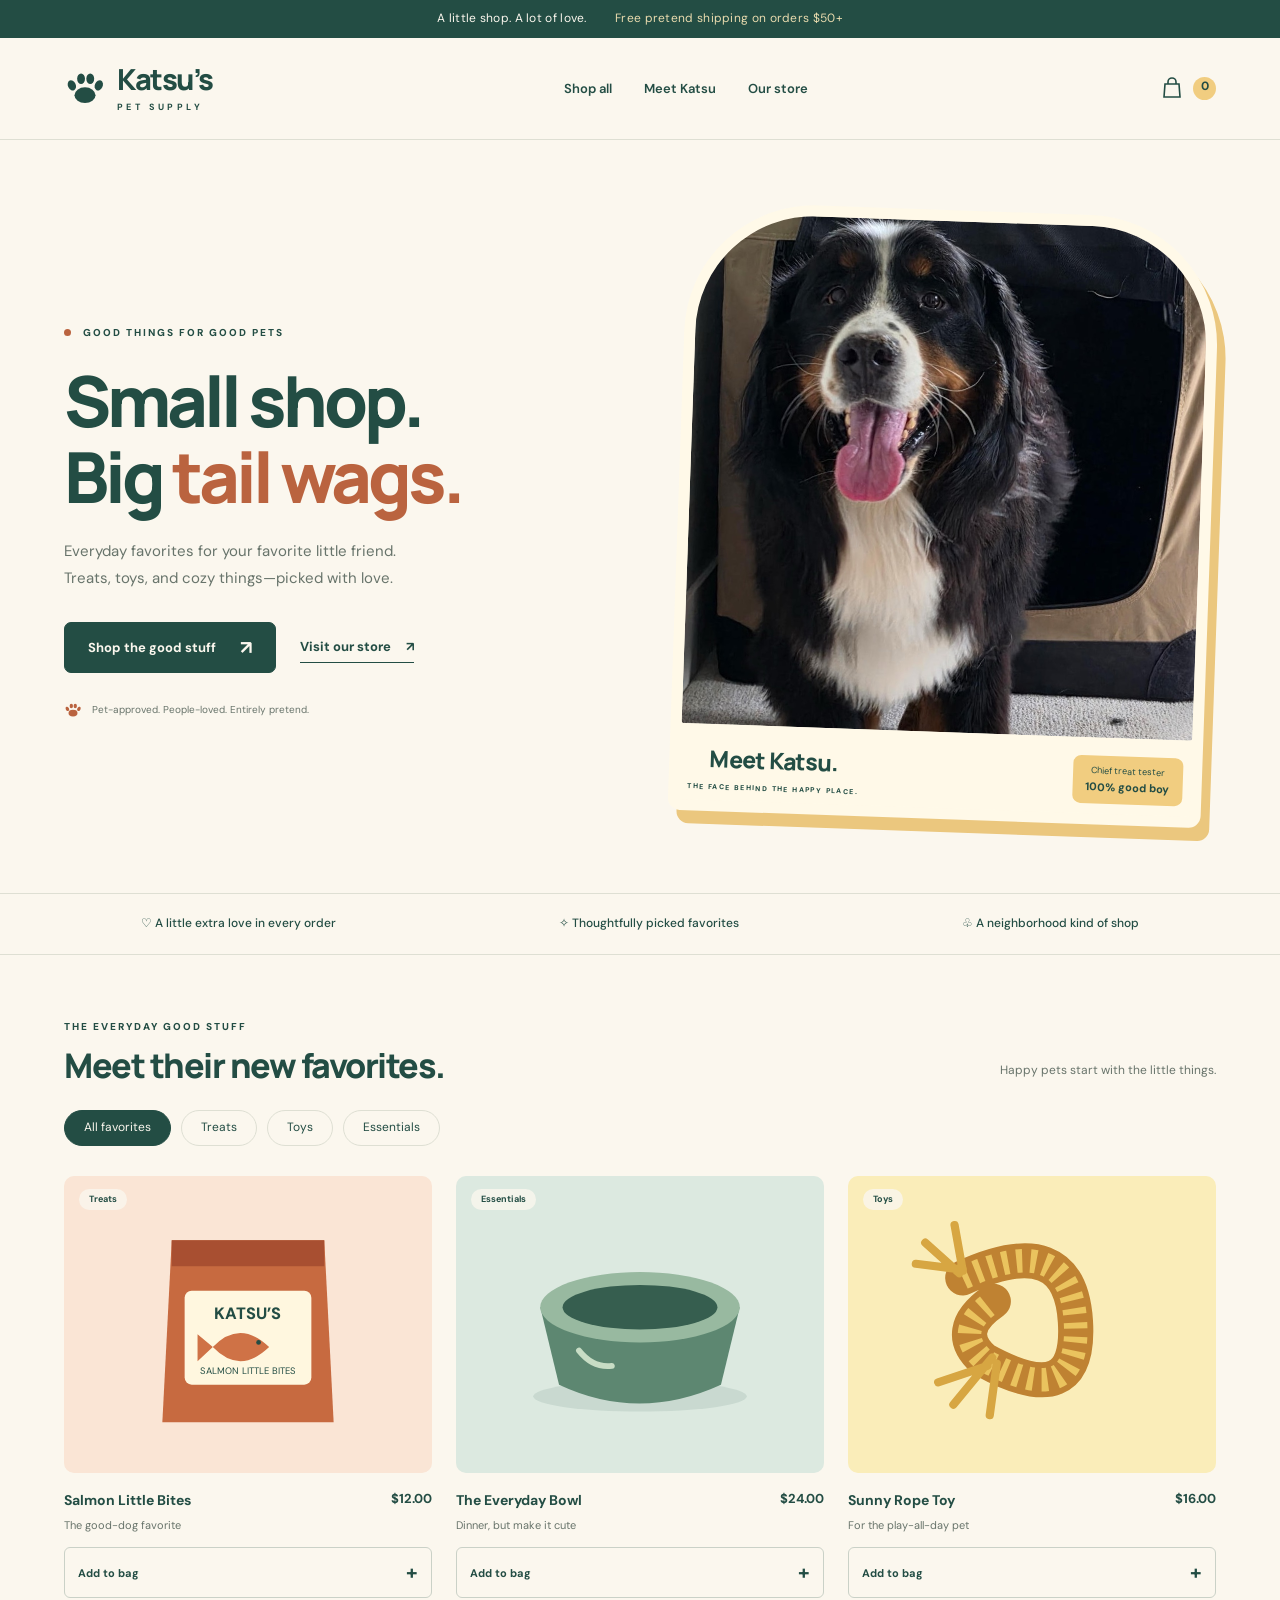
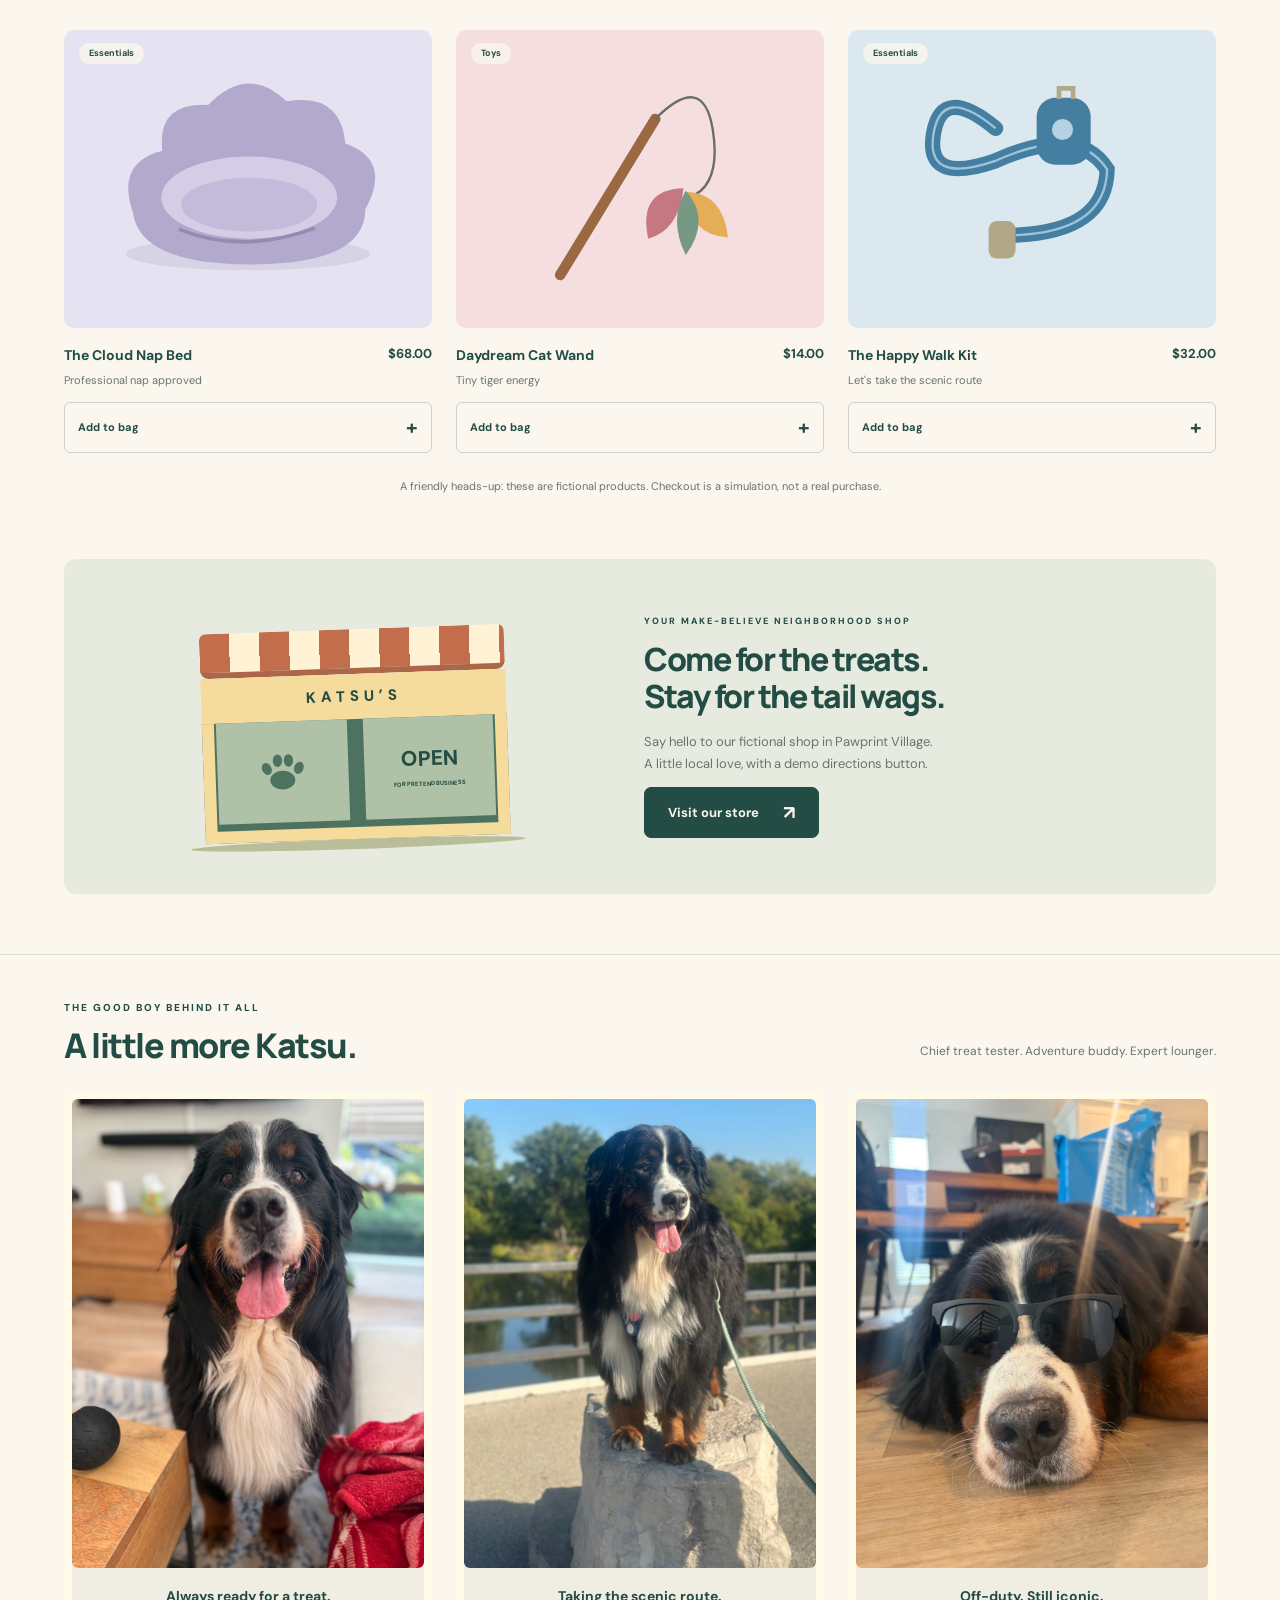
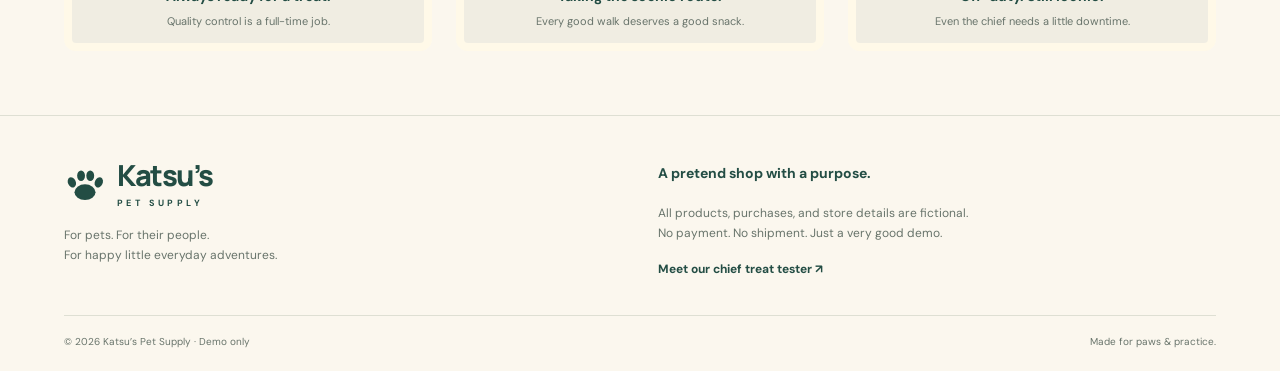
<file: index.html>
<!doctype html>
<html lang="en">
  <head>
    <meta charset="utf-8">
    <meta name="viewport" content="width=device-width, initial-scale=1">
    <meta name="theme-color" content="#fbf7ee">
    <meta name="description" content="Katsu's Pet Supply: a fictional pet shop for practicing conversion tracking. Browse pretend products, try demo checkout, and explore our fictional store.">
    <title>Katsu's Pet Supply · Good things for good pets</title>
    <link rel="icon" href="./favicon.svg" type="image/svg+xml">
    <link rel="stylesheet" href="./styles.css">
    <script type="module" src="./app.js"></script>
  </head>
  <body><div id="app"></div><noscript>This demo shop needs JavaScript enabled to display products and simulate checkout.</noscript></body>
</html>
</file>
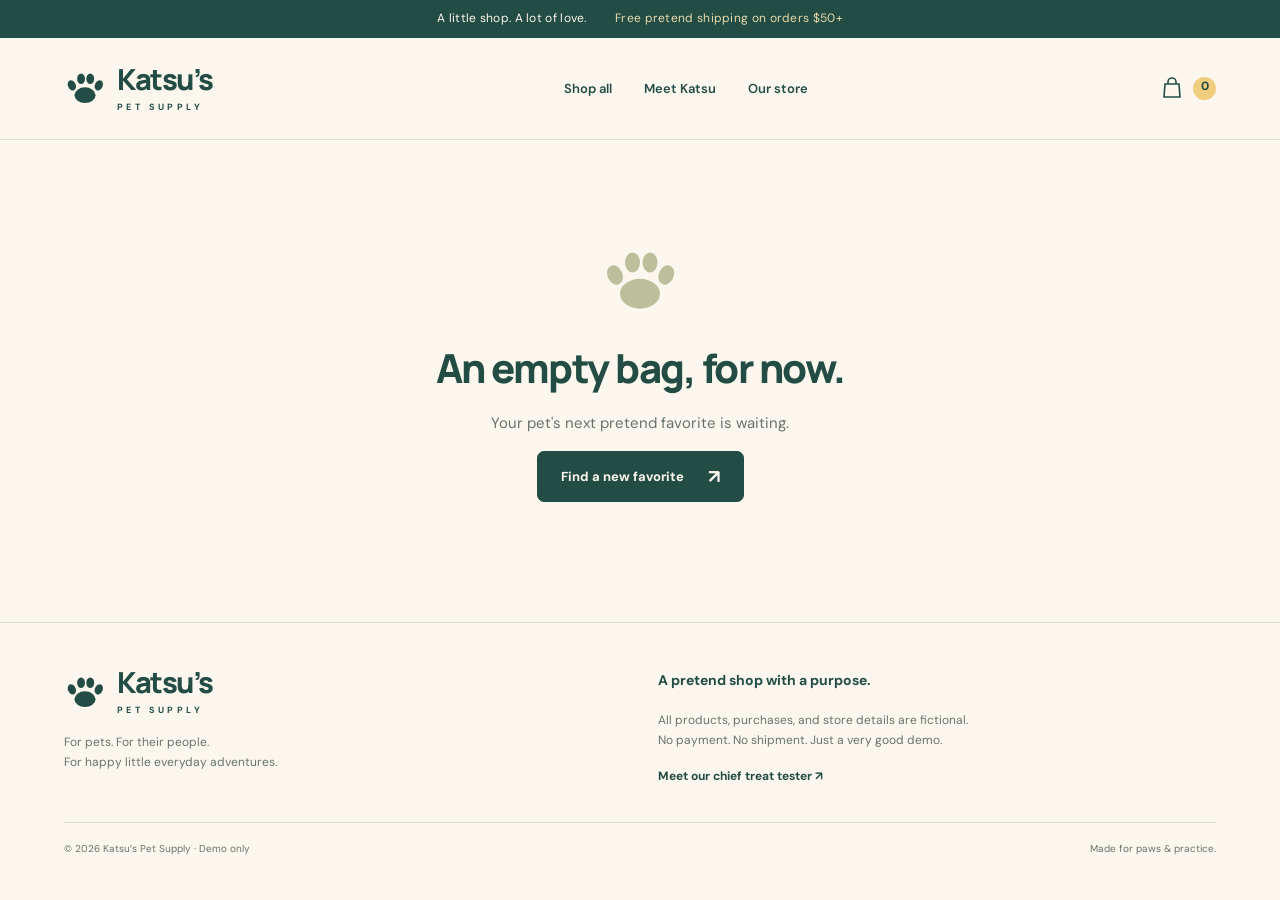
<file: cart/index.html>
<!doctype html>
<html lang="en">
<head><meta charset="utf-8"><meta name="viewport" content="width=device-width, initial-scale=1"><title>Your bag · Katsu's Pet Supply</title><link rel="icon" href="../favicon.svg"><link rel="stylesheet" href="../styles.css"><script type="module" src="../app.js"></script></head>
<body><div id="app"></div><noscript>Please enable JavaScript to use this demo shop.</noscript></body>
</html>
</file>
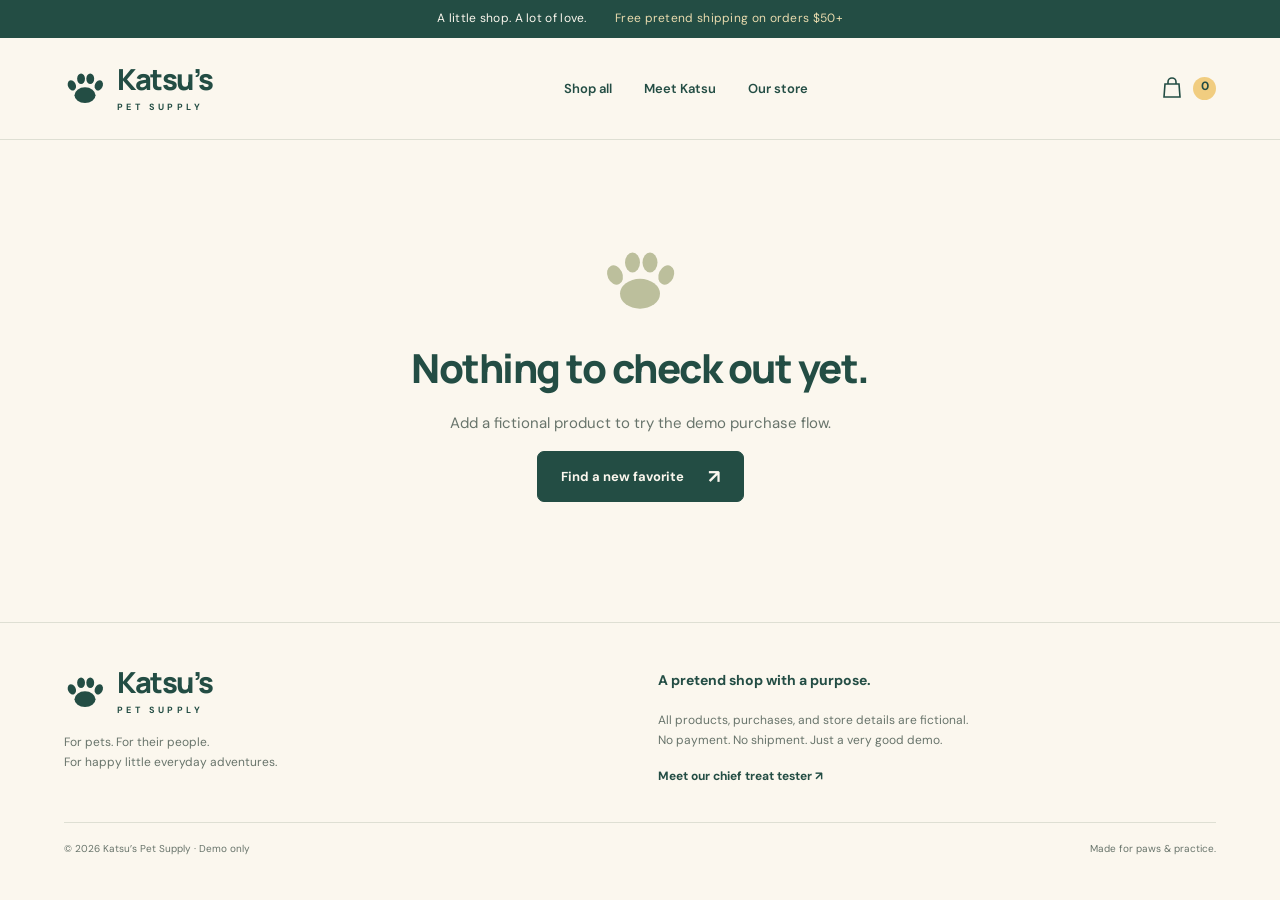
<file: checkout/index.html>
<!doctype html>
<html lang="en">
<head><meta charset="utf-8"><meta name="viewport" content="width=device-width, initial-scale=1"><title>Demo checkout · Katsu's Pet Supply</title><link rel="icon" href="../favicon.svg"><link rel="stylesheet" href="../styles.css"><script type="module" src="../app.js"></script></head>
<body><div id="app"></div><noscript>Please enable JavaScript to use this demo shop.</noscript></body>
</html>
</file>
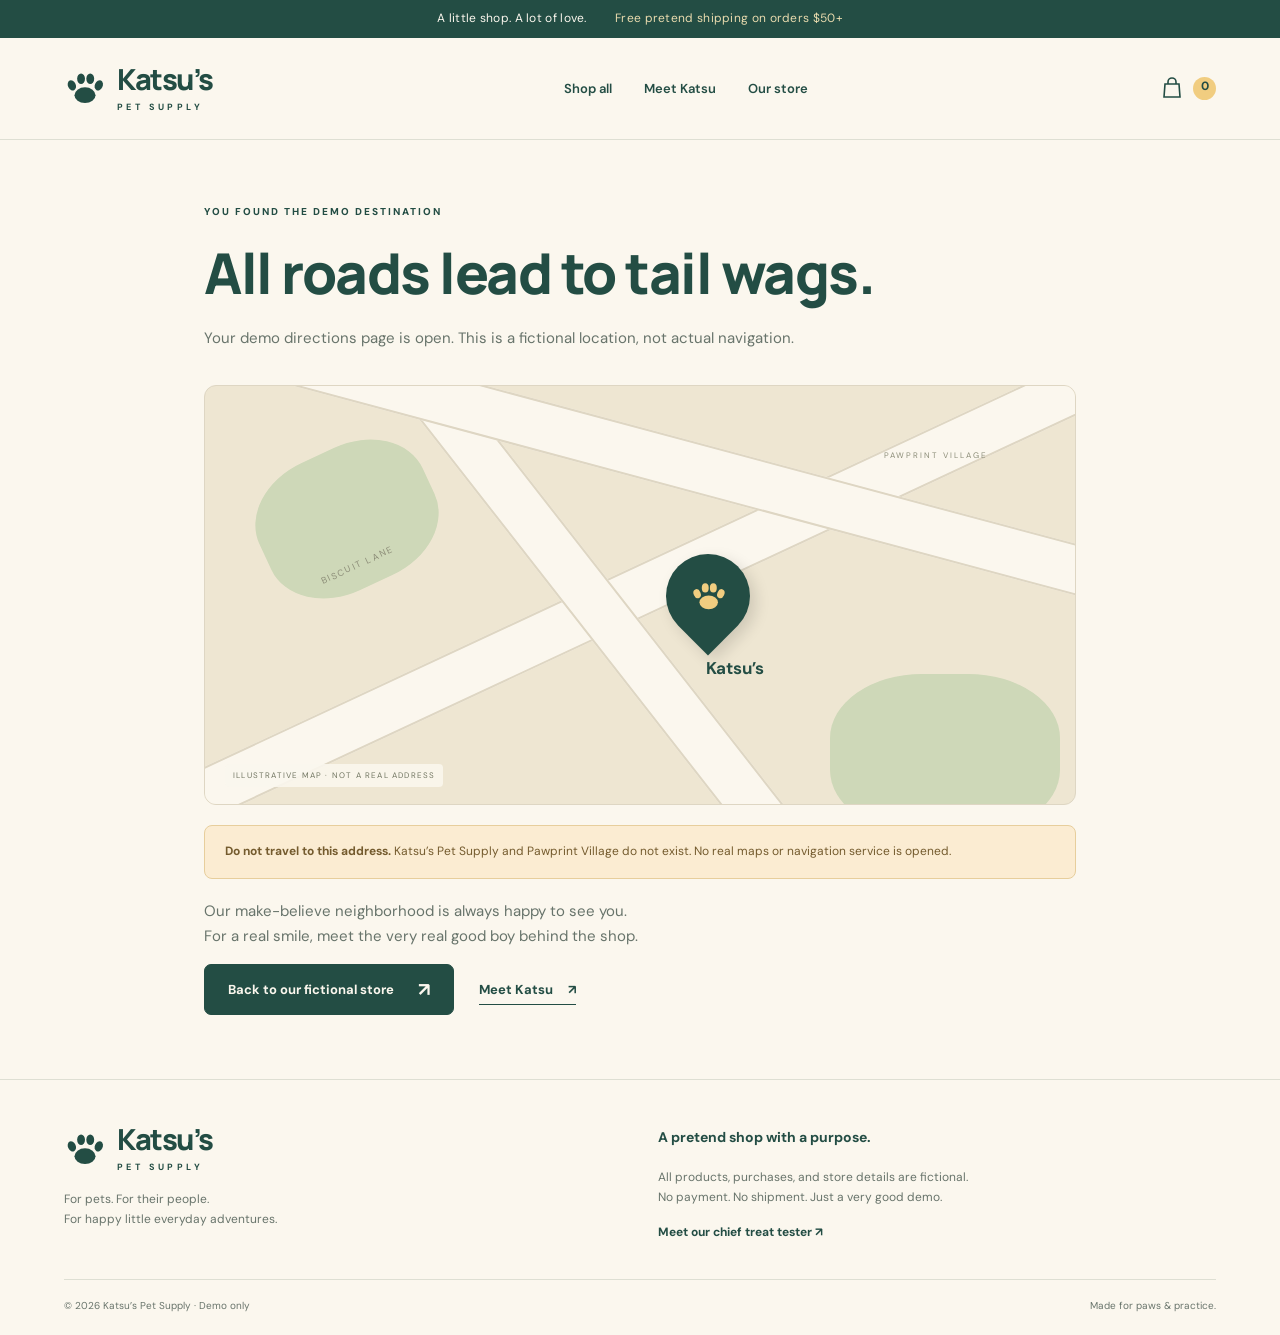
<file: directions/index.html>
<!doctype html>
<html lang="en">
<head><meta charset="utf-8"><meta name="viewport" content="width=device-width, initial-scale=1"><title>Demo directions · Katsu's Pet Supply</title><link rel="icon" href="../favicon.svg"><link rel="stylesheet" href="../styles.css"><script type="module" src="../app.js"></script></head>
<body><div id="app"></div><noscript>Please enable JavaScript to use this demo shop.</noscript></body>
</html>
</file>
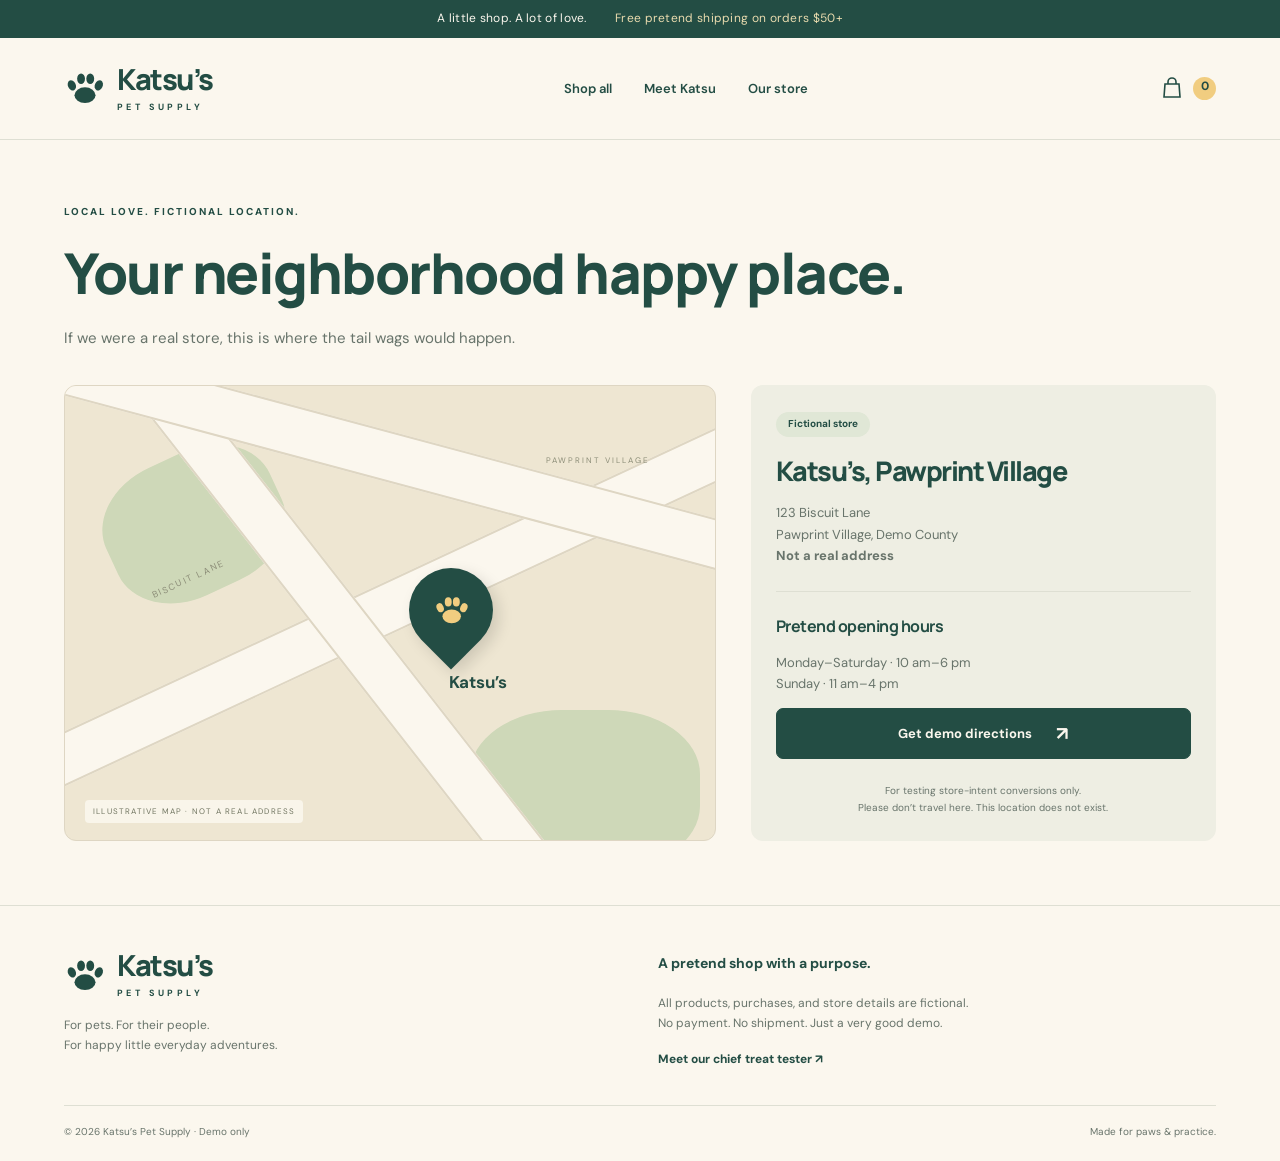
<file: store/index.html>
<!doctype html>
<html lang="en">
<head><meta charset="utf-8"><meta name="viewport" content="width=device-width, initial-scale=1"><title>Our fictional store · Katsu's Pet Supply</title><link rel="icon" href="../favicon.svg"><link rel="stylesheet" href="../styles.css"><script type="module" src="../app.js"></script></head>
<body><div id="app"></div><noscript>Please enable JavaScript to use this demo shop.</noscript></body>
</html>
</file>
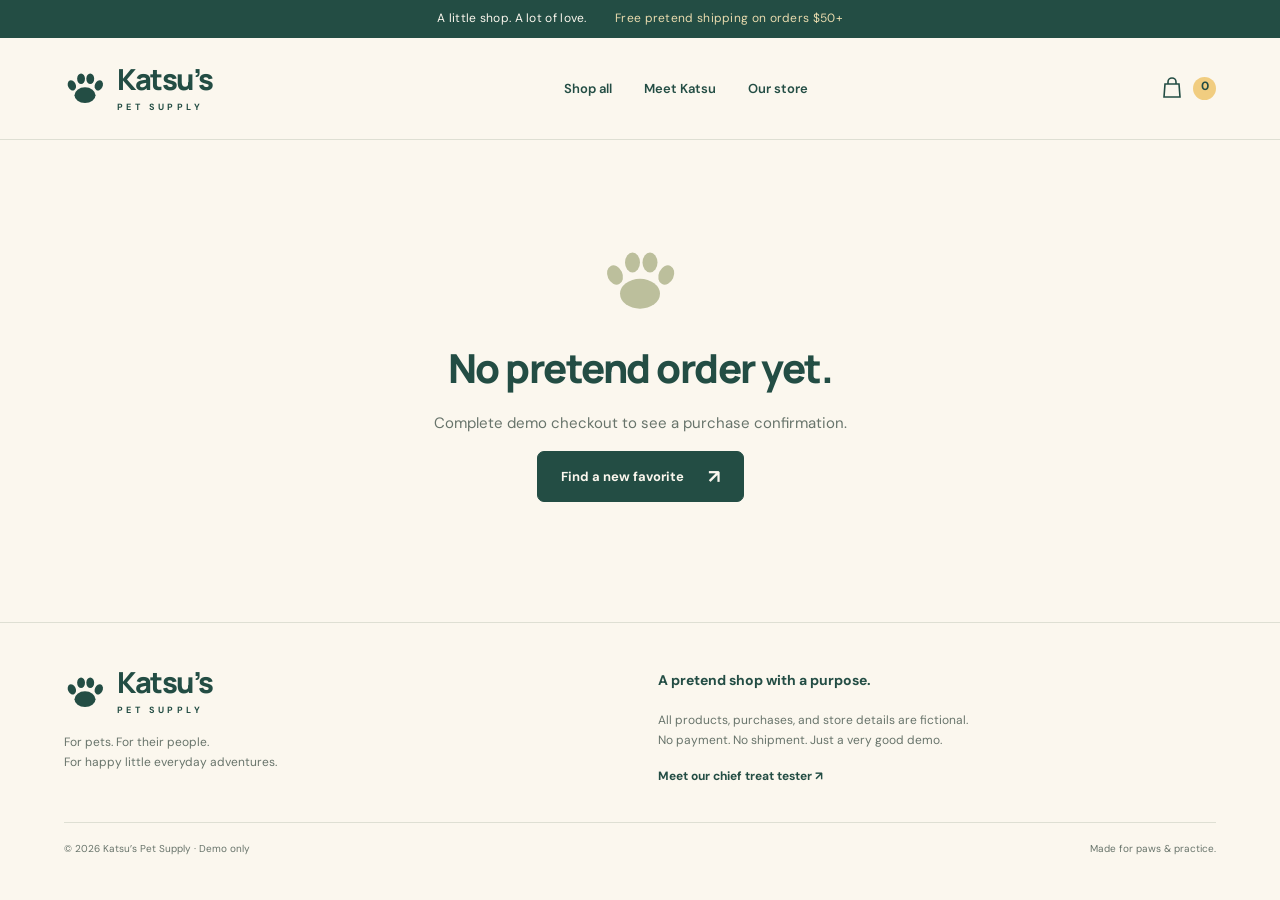
<file: thank-you/index.html>
<!doctype html>
<html lang="en">
<head><meta charset="utf-8"><meta name="viewport" content="width=device-width, initial-scale=1"><title>Order confirmation · Katsu's Pet Supply</title><link rel="icon" href="../favicon.svg"><link rel="stylesheet" href="../styles.css"><script type="module" src="../app.js"></script></head>
<body><div id="app"></div><noscript>Please enable JavaScript to use this demo shop.</noscript></body>
</html>
</file>
<file: styles.css>
@import url("https://fonts.googleapis.com/css2?family=DM+Sans:wght@400;500;600;700&family=Manrope:wght@400;500;600;700;800&display=swap");

:root{--cream:#fbf7ee;--green:#234d44;--muted:#68746b;--line:#dedfd3;--yellow:#f1cd80;--orange:#ba633f}
*{box-sizing:border-box}html{scroll-behavior:smooth;scroll-padding-top:30px}body{margin:0;background:var(--cream);color:var(--green);font-family:"DM Sans",sans-serif;font-size:15px;line-height:1.65}button,input{font:inherit}a{color:inherit;text-decoration:none}button,a,input{ -webkit-tap-highlight-color:transparent}button{cursor:pointer;color:inherit}button:disabled{opacity:.6;cursor:wait}a:focus-visible,button:focus-visible,input:focus-visible{outline:3px solid var(--orange);outline-offset:5px}h1,h2,h3,p{margin-top:0}h1,h2,h3{font-family:"Manrope",sans-serif;line-height:1.16;letter-spacing:-1.5px}h1{font-size:clamp(36px,4.4vw,62px);font-weight:800;margin-bottom:20px}h2{font-size:34px;font-weight:800;margin-bottom:16px}h3{font-size:20px;letter-spacing:-.5px}p{color:var(--muted)}svg{display:block;width:100%}.announcement{background:var(--green);color:var(--cream);text-align:center;padding:9px 20px;font-size:12px;letter-spacing:.3px}.announcement span{margin-left:25px;color:#e9dbae}header{max-width:1320px;margin:auto;display:flex;align-items:center;justify-content:space-between;padding:27px 64px;border-bottom:1px solid var(--line);gap:24px}.brand{display:flex;align-items:center;gap:11px}.brand svg{width:42px;fill:var(--green)}.brand>span{font-family:"Manrope",sans-serif;font-size:29px;font-weight:800;letter-spacing:-1.5px;line-height:1}.brand small{display:block;font-family:"DM Sans",sans-serif;font-size:9px;letter-spacing:3.4px;margin-top:9px;font-weight:700}nav{display:flex;gap:32px;font-size:13px;font-weight:600}nav a:hover,.text-link:hover{color:var(--orange)}.tracking-link{color:var(--muted)}.bag{display:flex;align-items:center;gap:9px}.bag svg{width:24px}.bag span{background:var(--yellow);border-radius:50%;min-width:23px;height:23px;text-align:center;font-size:12px;font-weight:700}main{max-width:1320px;margin:auto}.hero{padding:55px 54px 44px 64px;display:grid;grid-template-columns:1fr 1fr;align-items:center;gap:16px}.eyebrow{font-size:10px;letter-spacing:2px;font-weight:800;margin-bottom:20px}.eyebrow>span{display:inline-block;width:7px;height:7px;border-radius:50%;background:var(--orange);margin-right:8px}.hero h1{font-size:clamp(50px,5.5vw,78px);letter-spacing:-4px;line-height:1.08;margin-bottom:24px}.hero h1 em{font-style:normal;color:var(--orange)}.hero-copy>p{font-size:15px;line-height:1.8;margin-bottom:30px}.hero-actions{display:flex;align-items:center;gap:24px}.button{display:inline-flex;align-items:center;justify-content:center;gap:24px;background:var(--green);color:var(--cream);border:1px solid var(--green);border-radius:7px;padding:14px 23px;font-size:13px;font-weight:700;transition:background .15s,transform .15s}.button:hover{background:#173b33;transform:translateY(-1px)}.button span{font-size:19px;line-height:1}.text-link{display:inline-flex;gap:15px;align-items:center;font-weight:700;font-size:13px;border-bottom:1px solid var(--green);padding:4px 0}.hero-note{display:flex;align-items:center;gap:10px;color:var(--muted);font-size:10px;margin-top:28px}.hero-note svg{width:18px;fill:var(--orange)}.hero-art{position:relative}.art-caption{position:absolute;bottom:0;left:20%;right:12%;text-align:center;font-size:9px;font-weight:700;letter-spacing:2px;transform:rotate(-3deg)}.benefits{border-top:1px solid var(--line);border-bottom:1px solid var(--line);display:flex;justify-content:space-around;padding:20px 40px;gap:20px;font-size:12px;font-weight:500}.section{padding:64px}.section-heading{display:flex;align-items:end;justify-content:space-between;gap:20px;margin-bottom:25px}.section-heading .eyebrow{margin-bottom:10px}.section-heading h2{margin-bottom:0}.section-heading p{font-size:12px;margin-bottom:4px}.filters{display:flex;gap:10px;margin:25px 0 30px}.filters button{background:transparent;border:1px solid var(--line);border-radius:50px;padding:7px 19px;font-size:12px}.filters button.active{background:var(--green);color:var(--cream);border-color:var(--green)}.product-grid{display:grid;grid-template-columns:repeat(3,1fr);gap:32px 24px}.product-art{position:relative;border:0;width:100%;padding:8px;border-radius:10px;overflow:hidden}.product-art svg{transition:transform .2s}.product-art:hover svg{transform:scale(1.05)}.product-category{position:absolute;left:15px;top:13px;background:#fbf7eecf;border-radius:20px;padding:3px 10px;font-size:9px;font-weight:700}.product-info{display:flex;justify-content:space-between;align-items:start;gap:8px;margin:15px 0 10px}.product-name{border:0;background:none;padding:0;font-size:14px;font-weight:700;text-align:left}.product-info p{font-size:11px;margin:3px 0}.product-info>strong{font-size:13px;white-space:nowrap}.add-button{width:100%;border:1px solid #cad1c7;background:transparent;border-radius:6px;padding:8px 13px;text-align:left;display:flex;justify-content:space-between;align-items:center;font-size:11px;font-weight:700}.add-button span{font-size:20px}.add-button:hover{background:#e7ebdf}.demo-note{font-size:11px;text-align:center;line-height:1.65;margin:24px 0 0}.store-teaser{margin:0 64px 60px;background:#e7ebdf;border-radius:12px;display:grid;grid-template-columns:1fr 1.1fr;align-items:center;gap:55px;padding:45px 55px}.store-teaser p{font-size:13px}.store-teaser .eyebrow{font-size:9px;margin-bottom:12px}.store-teaser h2{font-size:32px}.mini-store{position:relative;width:100%;max-width:305px;margin:auto;padding-top:25px;transform:rotate(-2deg)}.awning{height:45px;background:repeating-linear-gradient(90deg,#c26e4d 0,#c26e4d 30px,#fff2d5 30px,#fff2d5 60px);border-radius:7px 7px 9px 9px;border-bottom:6px solid #ac6749;position:relative;z-index:1}.store-sign{background:#f5dc9d;text-align:center;font-weight:800;letter-spacing:5px;padding:10px}.store-front{display:flex;border:12px solid #f5dc9d;border-top:0;background:#4e7260;height:120px;gap:12px}.store-front>span{flex:1;background:#afc1a6;margin:0 2px 7px;display:flex;flex-direction:column;justify-content:center;align-items:center;font-size:21px;font-weight:800;line-height:1.2}.store-front svg{width:50px;fill:#4e7260}.store-front small{font-size:6px;margin-top:9px}.store-ground{height:10px;background:#b9be99;width:110%;margin-left:-5%;border-radius:50%}.practice-strip{padding:40px 64px 50px;border-top:1px solid var(--line);display:flex;justify-content:space-between;align-items:center;gap:30px}.practice-strip h2{font-size:27px}.practice-strip p{font-size:12px;margin-bottom:0}.practice-strip .eyebrow{margin-bottom:10px}footer{border-top:1px solid var(--line);padding:45px 64px 20px;max-width:1320px;margin:auto;display:grid;grid-template-columns:1fr 1fr;gap:35px}footer p{font-size:12px;margin-top:18px}footer strong{font-size:14px}footer a:not(.brand){font-size:12px;font-weight:700}.footer-bottom{grid-column:1/-1;display:flex;justify-content:space-between;font-size:10px;color:var(--muted);border-top:1px solid var(--line);padding-top:18px}.toast{position:fixed;bottom:25px;left:50%;transform:translate(-50%,20px);background:var(--green);color:white;padding:14px 24px;border-radius:9px;box-shadow:0 4px 20px #0002;opacity:0;pointer-events:none;transition:.2s;z-index:10;max-width:90vw;width:max-content;font-size:13px}.toast.visible{opacity:1;transform:translate(-50%,0)}dialog{padding:0;border:0;border-radius:15px;max-width:760px;width:90vw;background:var(--cream);color:var(--green)}dialog[open]{display:grid;grid-template-columns:1fr 1fr}dialog::backdrop{background:#14352dc4}.dialog-close{position:absolute;right:12px;top:8px;font-size:27px;border:0;background:var(--cream);border-radius:50%;height:36px;width:36px;z-index:1}.dialog-art{display:flex;align-items:center;padding:15px}.dialog-copy{padding:45px 30px 25px}.dialog-copy h2{font-size:30px}.dialog-copy p{font-size:13px}.dialog-price{display:block;font-size:23px;margin-bottom:20px}.dialog-copy .demo-note{font-size:10px}.subtitle{font-size:15px;margin-bottom:35px}.checkout-layout{display:grid;grid-template-columns:1.6fr 1fr;gap:45px}.cart-item{display:grid;grid-template-columns:115px 1fr auto;gap:22px;padding:24px 0;border-bottom:1px solid var(--line);align-items:center}.cart-item:first-child{padding-top:0}.cart-art{border-radius:8px}.cart-item h3{margin:0 0 8px;font-size:18px}.cart-item p{font-size:11px;margin-bottom:12px}.cart-item label{font-size:11px}.cart-item input{width:57px;padding:5px 7px;border:1px solid var(--line);border-radius:4px;background:white;margin-left:6px}.remove{border:0;background:none;text-decoration:underline;font-size:11px;color:var(--muted);margin-left:12px}.order-summary{background:#eeeee3;padding:27px;border-radius:12px;align-self:start}.order-summary h2{font-size:24px}.summary-lines p,.receipt p{display:flex;justify-content:space-between;gap:15px;font-size:13px;margin-bottom:14px}.summary-lines strong,.receipt strong{color:var(--green)}.total{border-top:1px solid #cdd2c5;padding-top:17px;margin-top:20px;font-size:18px!important;color:var(--green)}.full{width:100%}.order-product{font-size:12px;display:flex;justify-content:space-between}.checkout-form{border:1px solid var(--line);border-radius:12px;padding:30px}.checkout-form h2{font-size:25px}.delivery-choice{display:flex;gap:13px;border:1px solid var(--line);border-radius:8px;padding:18px;margin-bottom:14px;cursor:pointer}.delivery-choice input,.acknowledge input{accent-color:var(--green);width:18px;height:18px;flex-shrink:0}.delivery-choice small{display:block;color:var(--muted);font-size:11px;margin-top:5px}.notice{background:#fbecd2;border:1px solid #e7ce9c;border-radius:8px;padding:16px 20px;color:#745b2e;font-size:12px;margin:20px 0}.acknowledge{display:flex;align-items:start;gap:10px;font-size:12px;margin:25px 0}.empty{text-align:center;padding-top:100px;padding-bottom:120px}.empty-paw{width:80px;fill:#bcbf9c;margin:0 auto 25px}.empty h1{font-size:40px}.confirmation{text-align:center;max-width:850px;margin:auto}.success-icon{font-size:32px;width:70px;height:70px;border-radius:50%;background:#e0e8d7;margin:0 auto 25px;display:grid;place-items:center}.confirmation h1{font-size:45px}.confirmation .text-link,.directions .text-link{margin-left:25px}.receipt{background:white;border:1px solid var(--line);border-radius:12px;padding:25px 30px;margin:30px auto;max-width:560px;text-align:left}.receipt-heading{display:flex;justify-content:space-between;gap:12px;padding-bottom:20px;margin-bottom:20px;border-bottom:1px solid var(--line)}code{font-size:11px;background:#e6e9df;padding:2px 5px;border-radius:3px;overflow-wrap:anywhere}.receipt-heading code{background:none;font-size:10px}.store-layout{display:grid;grid-template-columns:1.4fr 1fr;gap:35px}.fictional-map{min-height:390px;border-radius:12px;background:#eee6d2;position:relative;overflow:hidden;border:1px solid #ded6c3}.map-road{position:absolute;background:var(--cream);border:2px solid #ded6c3;width:130%;height:50px;left:-15%}.road-one{top:43%;transform:rotate(-25deg)}.road-two{top:60%;transform:rotate(52deg)}.road-three{top:10%;transform:rotate(15deg)}.map-park{background:#ced8b8;border-radius:40%;position:absolute}.park-one{width:180px;height:140px;top:15%;left:6%;transform:rotate(-25deg)}.park-two{width:230px;height:160px;bottom:-30px;right:15px}.map-label{position:absolute;font-size:9px;color:#8c8d78;letter-spacing:2px}.label-one{top:41%;left:13%;transform:rotate(-25deg)}.label-two{top:15%;right:10%;font-size:8px}.map-pin{position:absolute;left:53%;top:40%;background:var(--green);color:var(--cream);width:84px;height:84px;border-radius:50% 50% 50% 0;transform:rotate(-45deg);display:flex;align-items:center;justify-content:center;box-shadow:0 8px 15px #0002}.map-pin svg{fill:var(--yellow);width:37px;transform:rotate(45deg)}.map-pin strong{position:absolute;top:98px;left:-50px;width:120px;transform:rotate(45deg);text-align:center;color:var(--green);font-size:17px}.map-disclaimer{position:absolute;bottom:17px;left:20px;font-size:8px;letter-spacing:1.2px;color:#727662;background:#fbf7eee0;padding:5px 8px;border-radius:4px}.store-details{padding:25px;background:#eeeee3;border-radius:12px}.pill{display:inline-block;background:#e0e7d6;border-radius:20px;padding:4px 12px;font-size:10px;font-weight:700;margin-bottom:18px}.store-details h2{font-size:27px}.store-details p{font-size:13px}.store-details hr{border:0;border-top:1px solid var(--line);margin:25px 0}.store-details h3{font-size:16px}.store-details .demo-note{font-size:10px}.directions{max-width:1000px;margin:auto}.directions .fictional-map{min-height:420px}.goal-grid{display:grid;grid-template-columns:1fr 1fr;gap:25px;margin:30px 0 45px}.goal-grid article{padding:25px;border:1px solid var(--line);border-radius:12px;background:#f3f1e7}.goal-grid h2{font-size:24px}.tracking>p,.goal-grid p{font-size:13px}.tracking>.section-heading{margin-top:45px}.outline-button{background:none;border:1px solid var(--green);padding:9px 16px;border-radius:6px;font-size:11px;white-space:nowrap}.table-scroll{overflow-x:auto;border:1px solid var(--line);border-radius:8px;margin-bottom:20px}table{border-collapse:collapse;width:100%;text-align:left;font-size:11px}th,td{padding:12px 15px;border-bottom:1px solid var(--line)}th{background:#e9ece1}td:last-child{min-width:300px;max-width:600px;overflow-wrap:anywhere}td code{background:none;padding:0}tr:last-child td{border-bottom:0}
.katsu-photo-frame{position:relative;margin:15px 15px 30px 25px;transform:rotate(2deg);border:11px solid #fff9e8;border-radius:130px 130px 12px 12px;box-shadow:9px 13px 0 #ebc77e;background:#fff9e8}.katsu-photo{display:block;width:100%;height:auto;aspect-ratio:1/1;object-fit:cover;object-position:center top;border-radius:118px 118px 3px 3px}.photo-caption{display:flex;align-items:center;justify-content:space-between;gap:12px;padding:16px 8px 8px}.photo-sticker{padding:9px 13px;background:var(--yellow);border-radius:8px;font-size:9px;line-height:1.5;text-align:center;flex-shrink:0}.photo-sticker strong{font-size:11px}.photo-name{text-align:center;font-family:"Manrope",sans-serif;font-size:23px;font-weight:800;letter-spacing:-.7px}.photo-name span{display:block;font-family:"DM Sans",sans-serif;font-size:7px;letter-spacing:1.4px;margin-top:3px}.hero-art:has(.katsu-photo-frame)>.art-caption{display:none}
.katsu-gallery{border-top:1px solid var(--line);padding-top:45px}.katsu-gallery-grid{display:grid;grid-template-columns:repeat(3,minmax(0,1fr));gap:24px}.katsu-gallery-grid figure{margin:0;background:#f0ede2;border:8px solid #fff9e8;border-radius:12px;overflow:hidden}.katsu-gallery-grid img{display:block;width:100%;height:auto;aspect-ratio:3/4;object-fit:cover;border-radius:6px}.katsu-gallery-grid figcaption{padding:17px 10px 13px;text-align:center}.katsu-gallery-grid figcaption strong{display:block;font-size:14px}.katsu-gallery-grid figcaption span{display:block;color:var(--muted);font-size:11px;margin-top:4px}
@media(max-width:1000px){.katsu-photo-frame{margin-left:20px}.photo-caption{flex-wrap:wrap;justify-content:center}.katsu-gallery-grid{gap:15px}.katsu-gallery-grid figcaption strong{font-size:12px}}
@media(max-width:700px){.katsu-photo-frame{margin:5px 20px 25px}.photo-caption{gap:12px}.photo-name{font-size:21px}.photo-name span{font-size:6px;letter-spacing:1px}.photo-sticker{padding:8px 10px;font-size:8px}.photo-sticker strong{font-size:10px}.katsu-gallery-grid{grid-template-columns:1fr;gap:24px;max-width:430px;margin:auto}.katsu-gallery-grid figcaption strong{font-size:15px}.katsu-gallery-grid figcaption span{font-size:12px}}
@media(min-width:1500px){header,main,footer{max-width:1400px}.hero{padding-top:65px}.hero-art{max-width:620px}}
@media(prefers-reduced-motion:reduce){html{scroll-behavior:auto}*,*::before,*::after{transition:none!important}}
@media(max-width:1000px){header{padding:24px 32px}nav{gap:20px}.hero{padding:40px 32px;gap:5px}.hero h1{font-size:59px}.hero-actions{gap:16px;flex-wrap:wrap}.hero-copy>p br{display:none}.section{padding:45px 32px}.store-teaser{margin:0 32px 45px;padding:35px;gap:30px}.practice-strip,footer{padding-left:32px;padding-right:32px}.checkout-layout{gap:25px;grid-template-columns:1.2fr 1fr}.cart-item{grid-template-columns:80px 1fr;gap:15px}.cart-item>strong{grid-column:2}.store-layout{grid-template-columns:1fr 1fr}}
@media(max-width:700px){.announcement{font-size:10px}.announcement span{display:none}header{padding:19px 20px;gap:15px;flex-wrap:wrap}.brand svg{width:34px}.brand>span{font-size:25px}.brand small{font-size:8px}nav{order:3;width:100%;justify-content:space-between;font-size:11px;gap:10px;border-top:1px solid var(--line);padding-top:14px}.hero{grid-template-columns:1fr;padding:38px 24px 30px}.hero h1{font-size:61px;letter-spacing:-3px}.hero-copy>p{font-size:14px}.hero-art{max-width:430px;width:100%;margin:10px auto 0}.hero-note{margin-top:20px}.benefits{padding:17px 20px;gap:10px;font-size:9px;text-align:center}.benefits span{flex:1}.section{padding:40px 20px}.section-heading{display:block}.section-heading p{margin-top:12px}h2{font-size:28px}.product-grid{grid-template-columns:repeat(2,1fr);gap:24px 14px}.product-name{font-size:12px}.product-info{gap:5px}.product-info>strong{font-size:11px}.product-info p{font-size:10px}.product-category{font-size:8px;left:8px;top:8px}.product-art{padding:2px}.filters{gap:6px}.filters button{padding:7px 13px;font-size:11px}.store-teaser{grid-template-columns:1fr;margin:0 20px 40px;padding:35px 25px;gap:25px}.mini-store{max-width:235px}.store-teaser h2{font-size:30px}.practice-strip{padding:30px 20px;display:block}.practice-strip .text-link{margin-top:20px}footer{padding:35px 20px 20px;grid-template-columns:1fr;gap:15px}.footer-bottom{gap:15px;font-size:9px}.checkout-layout,.store-layout,.goal-grid{grid-template-columns:1fr}.checkout-form{padding:23px}.cart-item{grid-template-columns:85px 1fr auto;gap:12px}.cart-item>strong{grid-column:auto;font-size:12px}.cart-item h3{font-size:16px}.cart-item p{font-size:10px}.remove{margin-left:5px}.receipt{padding:22px 18px}.confirmation h1{font-size:39px}.confirmation .text-link,.directions .text-link{display:table;margin:20px auto 0}.receipt-heading{flex-direction:column;gap:7px}.confirmation .receipt p{font-size:11px}.fictional-map{min-height:330px}.directions .fictional-map{min-height:330px}dialog[open]{grid-template-columns:1fr}.dialog-art{max-height:220px}.dialog-art svg{max-height:210px}.dialog-copy{padding:25px}.dialog-copy h2{font-size:27px}.dialog-copy .eyebrow{margin-bottom:10px}.dialog-price{font-size:21px}.tracking .outline-button{margin-top:10px}}
</file>
